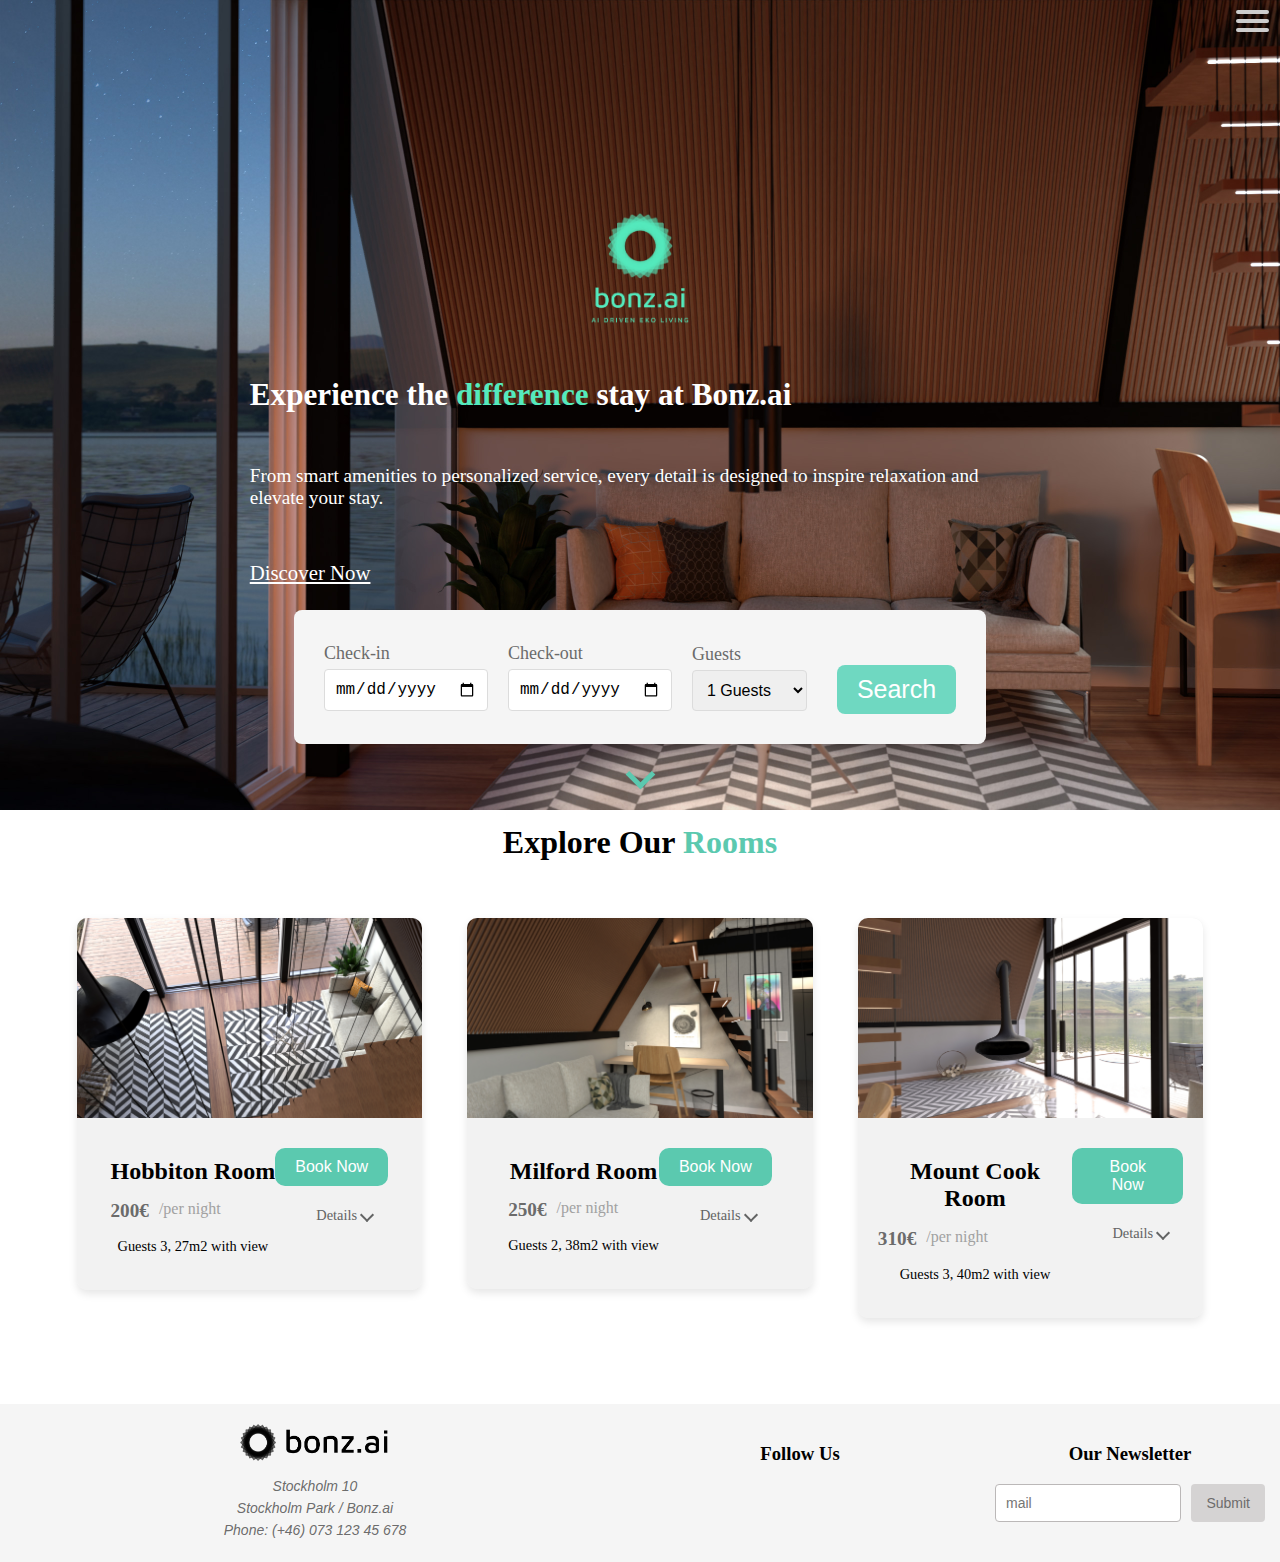
<file: index.html>
<!doctype html>
<html lang="en">
  <head>
    <meta charset="UTF-8" />
    <meta name="viewport" content="width=device-width, initial-scale=1.0" />
    <link rel="stylesheet" href="style.css" />
    <link rel="stylesheet" href="menu.css" />
    <link
      rel="stylesheet"
      href="https://cdnjs.cloudflare.com/ajax/libs/font-awesome/6.7.1/css/all.min.css"
      integrity="sha512-5Hs3dF2AEPkpNAR7UiOHba+lRSJNeM2ECkwxUIxC1Q/FLycGTbNapWXB4tP889k5T5Ju8fs4b1P5z/iB4nMfSQ=="
      crossorigin="anonymous"
      referrerpolicy="no-referrer"
    />
    <title>Bonz.ai</title>
  </head>

  <body>
    <header class="header">
        <div id="menuToggle">
          <input type="checkbox" />
           <div class="hamburger_menu">
              <span></span>
              <span></span>
              <span></span>
            </div>
            <ul id="menu">
              <li><a href="index.html">Home</a></li>
              <li><a href="about.html#">About</a></li>
              <li><a href="booking-page.html#">Booking</a></li>
            </ul>
        </div>

        <section class="header__section">
          <img
          class="header__logo-img"
          src="/img/logos/bonz.ai-logo.png"
          alt="bonz.ai logo"
          />
          <article class="header__section__article">
            <h1 class="header__section__h1">
              Experience the <span class="header__span">difference</span> stay at
              Bonz.ai
            </h1>
            <p class="header__section__p">
              From smart amenities to personalized service, every detail is
              designed to inspire relaxation and elevate your stay.
            </p>
            <a class="header__section__link" href="about.html">Discover Now</a>
          </article>
        </section>
      </div>
        
        <section class="section-2">
          <form class="section-2__form">
          <label class="section-2__label">
            Check-in
            <input class="section-2__input" type="date" name="checkin" />
          </label>
          <label class="section-2__label">
            Check-out
            <input class="section-2__input" type="date" name="checkout" />
          </label>
          <label class="section-2__label">
            Guests
            <select class="section-2__label__select" name="guests">
              <option value="1">1 Guests</option>
              <option value="2">2 Guests</option>
              <option value="3">3 Guests</option>
              <option value="4">4 Guests</option>
              <option value="10">10 Guests</option>
            </select>
          </label>
          <a href="search-rooms.html">
            <button class="search__btn--green" type="button">Search</button>
          </a>
        </form>
      </section>

      <article class="header__article-arrow">
        <i class="arrow down"></i>
      </article>

      <section class="Header__section-rooms">
        <h1 class="Header__section__rooms-h1">
          Explore Our <span class="Header__section__rooms-span">Rooms</span>
        </h1>

      <section class="rooms-section">
        <article class="rooms-section__article">
          <img
            class="Header__article__img"
            src="img/07-day.jpg"
            alt="hobbiton room"
          />
          <div class="header__article__rooms-details">
            <div class="header__article__rooms-h2-h3-h4-p">
              <h2>Hobbiton Room</h2>
              <div class="header__article__rooms-price">
                <h3>200€</h3>
                <h4>/per night</h4>
              </div>
              <p>Guests 3, 27m2 with view</p>
            </div>
            <div class="rooms-button">
              <a href="booking-page.html"
                ><button class="rooms-button_a">Book Now</button></a
              >
              <p id="rooms-more-details-btn">
                Details<i class="Details-arrow down"></i>
              </p>
            </div>
          </div>
        </article>
        <article class="rooms-section__article">
          <img
            class="Header__article__img"
            src="img/01-day.jpg"
            alt="hobbiton room"
          />
          <div class="header__article__rooms-details">
            <div class="header__article__rooms-h2-h3-h4-p">
              <h2>Milford Room</h2>
              <div class="header__article__rooms-price">
                <h3>250€</h3>
                <h4>/per night</h4>
              </div>
              <p>Guests 2, 38m2 with view</p>
            </div>
            <div class="rooms-button">
              <a href="booking-page.html"
                ><button class="rooms-button_a">Book Now</button></a
              >
              <p id="rooms-more-details-btn">
                Details<i class="Details-arrow down"></i>
              </p>
            </div>
          </div>
        </article>

        <article class="rooms-section__article">
          <img class="Header__article__img" src="img/02-day.jpg" alt="room1" />
          <div class="header__article__rooms-details">
            <div class="header__article__rooms-h2-h3-h4-p">
              <h2>Mount Cook Room</h2>
              <div class="header__article__rooms-price">
                <h3>310€</h3>
                <h4>/per night</h4>
              </div>
              <p>Guests 3, 40m2 with view</p>
            </div>
            <div class="rooms-button">
              <a href="booking-page.html"
                ><button class="rooms-button_a">Book Now</button></a
              >
              <p id="rooms-more-details-btn">
                Details<i class="Details-arrow down"></i>
              </p>
            </div>
          </div>
        </article>
      </section>
      </section>
    </header>

    <footer class="footer">
      <div class="footer__container">
        <div class="footer__logo-address">
          <img
            class="footer__logo"
            src="/img/logos/bonz.ai-logo-black.png"
            alt="footer bonz.ai logo"
          />
          <address class="footer__address">
            Stockholm 10<br />
            Stockholm Park / Bonz.ai<br />
            Phone: (+46) 073 123 45 678
          </address>
        </div>
        <div class="footer__social-newsletter">
          <div class="footer__social">
            <h3 class="footer__title">Follow Us</h3>
            <div class="footer__social-icons">
              <a href="#" class="footer__icon footer__icon--facebook"><i class="fa-brands fa-facebook"></i></a>
              <a href="#" class="footer__icon footer__icon--twitter"><i class="fa-brands fa-twitter"></i></a>
              <a href="#" class="footer__icon footer__icon--instagram"><i class="fa-brands fa-instagram"></i></a>
            </div>
          </div>
          <div class="footer__newsletter">
            <h3 class="footer__title">Our Newsletter</h3>
            <form class="footer__form">
              <input
                type="email"
                id="email"
                class="footer__input"
                placeholder="mail"
                name="email"
              />
              <button class="footer__button" type="submit">Submit</button>
            </form>
          </div>
        </div>
      </div>
    </footer>
    
  </body>
</html>
</file>
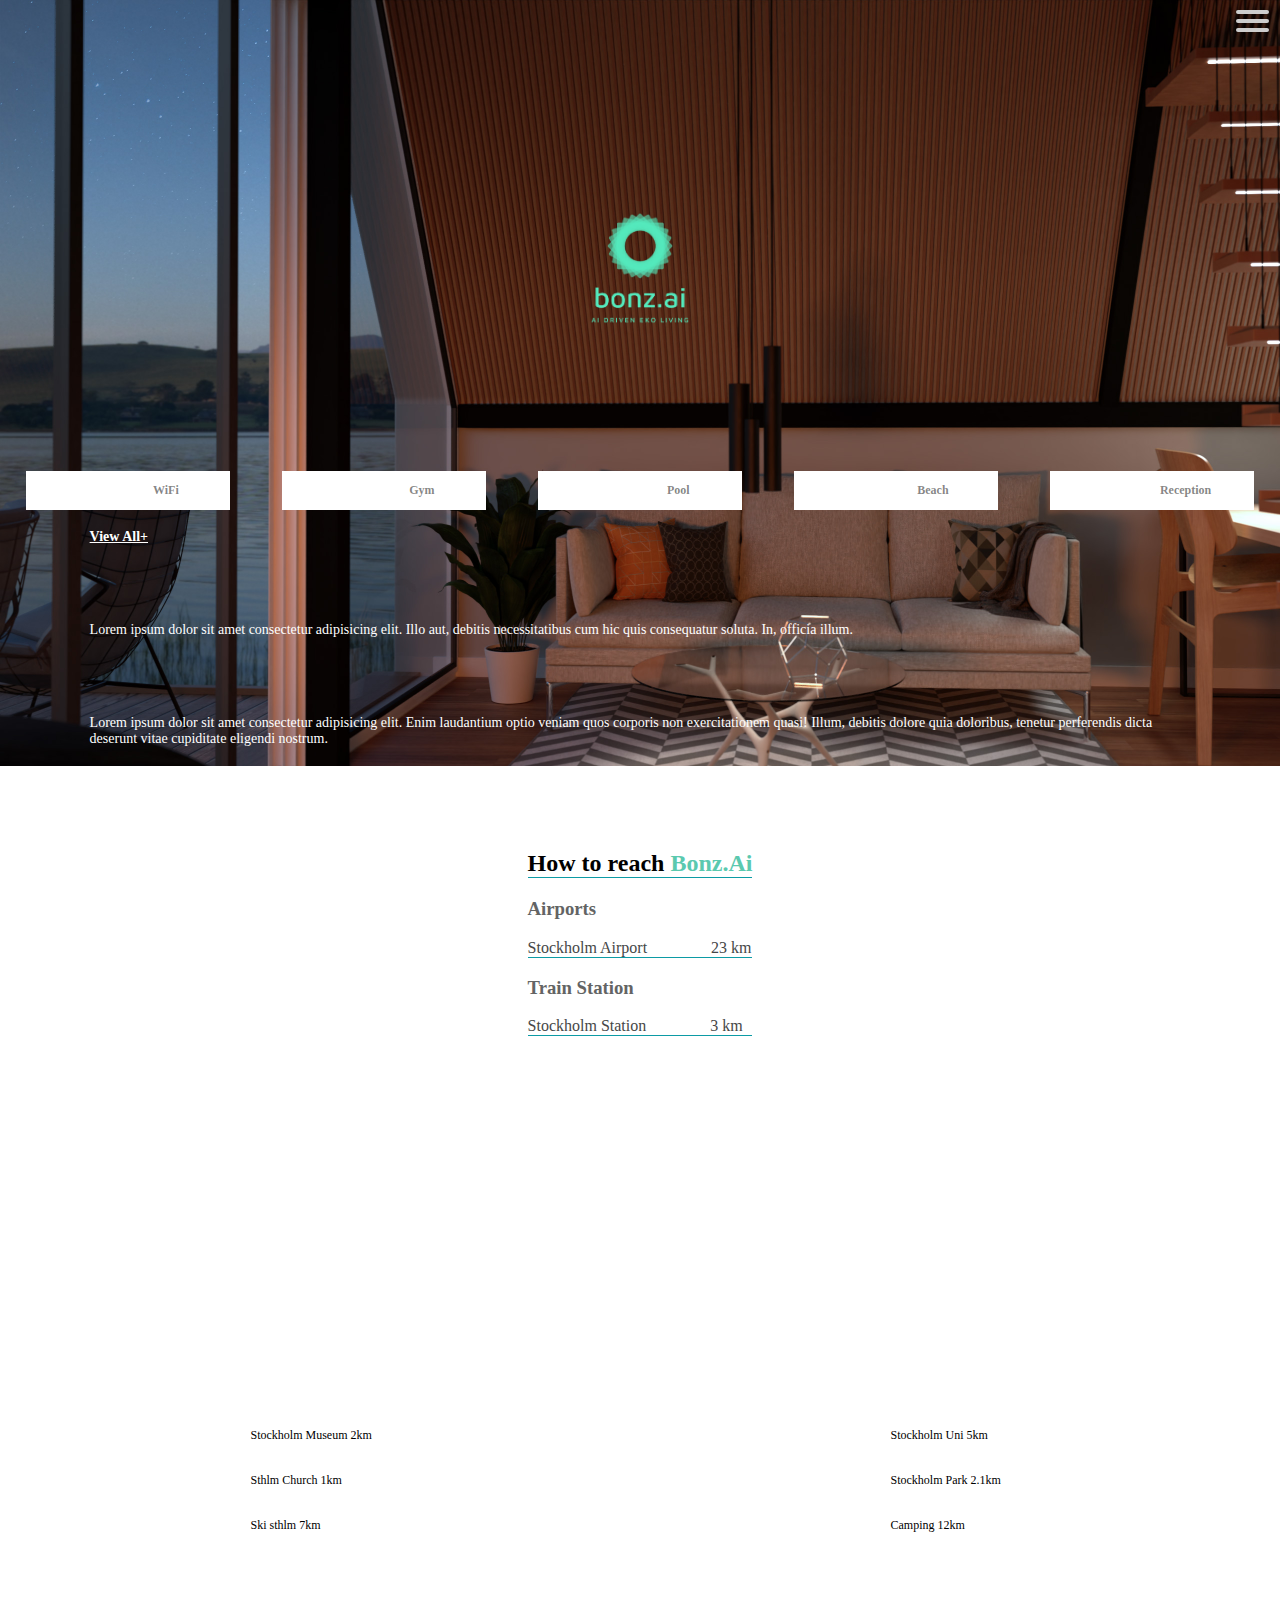
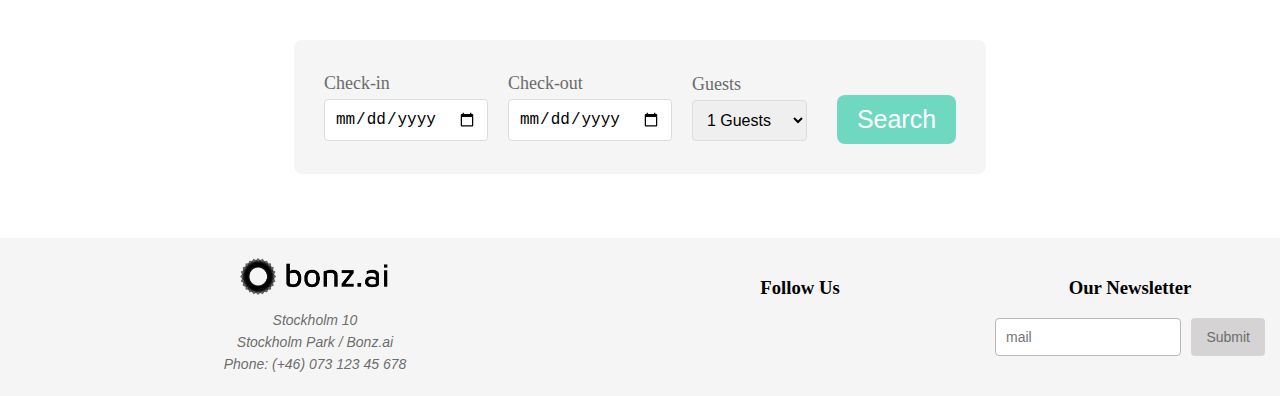
<file: about.html>
<!DOCTYPE html>
<html lang="en">
<head>
    <meta charset="UTF-8">
    <meta name="viewport" content="width=device-width, initial-scale=1.0">
    <link rel="stylesheet" href="style.css">
    <link rel="stylesheet" href="menu.css">
    <link rel="stylesheet" href="https://cdnjs.cloudflare.com/ajax/libs/font-awesome/6.7.1/css/all.min.css" integrity="sha512-5Hs3dF2AEPkpNAR7UiOHba+lRSJNeM2ECkwxUIxC1Q/FLycGTbNapWXB4tP889k5T5Ju8fs4b1P5z/iB4nMfSQ==" crossorigin="anonymous" referrerpolicy="no-referrer" />
    <title>Bonz.ai - About</title>
</head>
<body>
    <header class="header">
        <div id="menuToggle">
            <input type="checkbox" />
             <div class="hamburger_menu">
                <span></span>
                <span></span>
                <span></span>
              </div>
              <ul id="menu">
                <li><a href="index.html">Home</a></li>
                <li><a href="about.html#">About</a></li>
                <li><a href="booking-page.html#">Booking</a></li>
              </ul>
          </div>
  

        <section class="header__section">
            <img class="header__logo-img" src="/img/logos/bonz.ai-logo.png" alt="bonz.ai logo">
            <div class="stars-under-logo">
                <i class="fa-solid fa-star"></i>
                <i class="fa-solid fa-star"></i>
                <i class="fa-solid fa-star"></i>
                <i class="fa-solid fa-star"></i>
                <i class="fa-solid fa-star"></i>
            </div>
        </section>
        <section class="header__section-facilities">
            <div class="facilities-block facilities__wifi">
                <i class="fa-solid fa-wifi"></i>
                <h3>WiFi</h3>
            </div>
            <div class="facilities-block facilities__gym">
                <i class="fa-solid fa-dumbbell"></i>
                <h3>Gym</h3>
            </div>
            <div class="facilities-block facilities__pool">
                <i class="fa-solid fa-person-swimming"></i>
                <h3>Pool</h3>
            </div>
            <div class="facilities-block facilities__beach">
                <i class="fa-solid fa-umbrella-beach"></i>
                <h3>Beach</h3>
            </div>
            <div class="facilities-block facilities__reception">
                <i class="fa-solid fa-user-clock"></i>
                <h3>Reception</h3>
            </div>
        </section>
        <section class="section-facilities-btn-and-p">
            <div class="section__facilities-details">
                <a class="view-All-btn" href="#">View All+</a>
                <p>Lorem ipsum dolor sit amet consectetur adipisicing elit. Illo aut, debitis necessitatibus cum hic quis consequatur soluta. In, officia illum.</p>
                <p>Lorem ipsum dolor sit amet consectetur adipisicing elit. Enim laudantium optio veniam quos corporis non exercitationem quasi! Illum, debitis dolore quia doloribus, tenetur perferendis dicta deserunt vitae cupiditate eligendi nostrum.</p>
            </div>
        </section>
        <section class="Transport-Information">
            <div class="section__transport-details">
                <h2 class="border-bottom-line">How to reach <span class="section__transport-details__bonzai-span">Bonz.Ai</span></h2>
                <h3>Airports</h3>
                <p class="border-bottom-line">Stockholm Airport <span class="km">23 km</span></p>
                <h3>Train Station</h3>
                <p class="border-bottom-line">Stockholm Station <span class="km">3 km</span></p>
            </div>
        </section>
        <section class="location-map">
            <iframe class="section__location-map__iframe section__location-map__iframe__desktop" src="https://www.google.com/maps/embed?pb=!1m18!1m12!1m3!1d65175.78430757527!2d18.003584076769148!3d59.30384498270988!2m3!1f0!2f0!3f0!3m2!1i1024!2i768!4f13.1!3m3!1m2!1s0x465f763119640bcb%3A0xa80d27d3679d7766!2sStockholm%2C%20Sweden!5e0!3m2!1sen!2sno!4v1733202541051!5m2!1sen!2sno" width="600" height="450" style="border:0;" allowfullscreen="" loading="lazy" referrerpolicy="no-referrer-when-downgrade"></iframe>
            <div class="section__Local-Activities section__Local-Activities__desktop">
                <div class="section__Local-Activities__divs">
                    <i class="fa-solid fa-building-columns"></i>
                    <p>Stockholm Museum <span>2km</span>
                    </p>
                </div>
                <div class="section__Local-Activities__divs">
                    <i class="fa-solid fa-graduation-cap"></i>
                    <p>Stockholm Uni <span>5km</span></p>
                </div>
                <div class="section__Local-Activities__divs">
                    <i class="fa-solid fa-church"></i>
                    <p>Sthlm Church <span>1km</span></p>
                </div>
                <div class="section__Local-Activities__divs">
                    <i class="fa-solid fa-tree"></i>
                    <p>Stockholm Park <span>2.1km</span></p>
                </div>
                <div class="section__Local-Activities__divs">
                    <i class="fa-solid fa-person-skiing"></i>
                    <p>Ski sthlm <span>7km</span></p>
                </div>
                <div class="section__Local-Activities__divs">
                    <i class="fa-solid fa-campground"></i>
                    <p>Camping <span>12km</span></p>
                </div>
            </div>
        </section>

        <section class="section-2 section-2__desktop">
            <form class="section-2__form">
                <label class="section-2__label">
                    Check-in
                    <input class="section-2__input" type="date" name="checkin">
                </label>
                <label class="section-2__label">
                    Check-out
                    <input class="section-2__input" type="date" name="checkout">
                </label>
                <label class="section-2__label">
                    Guests
                    <select class="section-2__label__select" name="guests">
                        <option value="1">1 Guests</option>
                        <option value="2">2 Guests</option>
                        <option value="3">3 Guests</option>
                        <option value="4">4 Guests</option>
                        <option value="10">10 Guests</option>
                    </select>
                </label>
                <button class="search__btn--green" type="submit">Search</button>
            </form>
        </section>
        <footer class="footer">
            <div class="footer__container">
              <div class="footer__logo-address">
                <img
                  class="footer__logo"
                  src="/img/logos/bonz.ai-logo-black.png"
                  alt="footer bonz.ai logo"
                />
                <address class="footer__address">
                  Stockholm 10<br />
                  Stockholm Park / Bonz.ai<br />
                  Phone: (+46) 073 123 45 678
                </address>
              </div>
              <div class="footer__social-newsletter">
                <div class="footer__social">
                  <h3 class="footer__title">Follow Us</h3>
                  <div class="footer__social-icons">
                    <a href="#" class="footer__icon footer__icon--facebook"><i class="fa-brands fa-facebook"></i></a>
                    <a href="#" class="footer__icon footer__icon--twitter"><i class="fa-brands fa-twitter"></i></a>
                    <a href="#" class="footer__icon footer__icon--instagram"><i class="fa-brands fa-instagram"></i></a>
                  </div>
                </div>
                <div class="footer__newsletter">
                  <h3 class="footer__title">Our Newsletter</h3>
                  <form class="footer__form">
                    <input
                      type="email"
                      id="email"
                      class="footer__input"
                      placeholder="mail"
                      name="email"
                    />
                    <button class="footer__button" type="submit">Submit</button>
                  </form>
                </div>
              </div>
            </div>
          </footer>
</body>
</html>
</file>
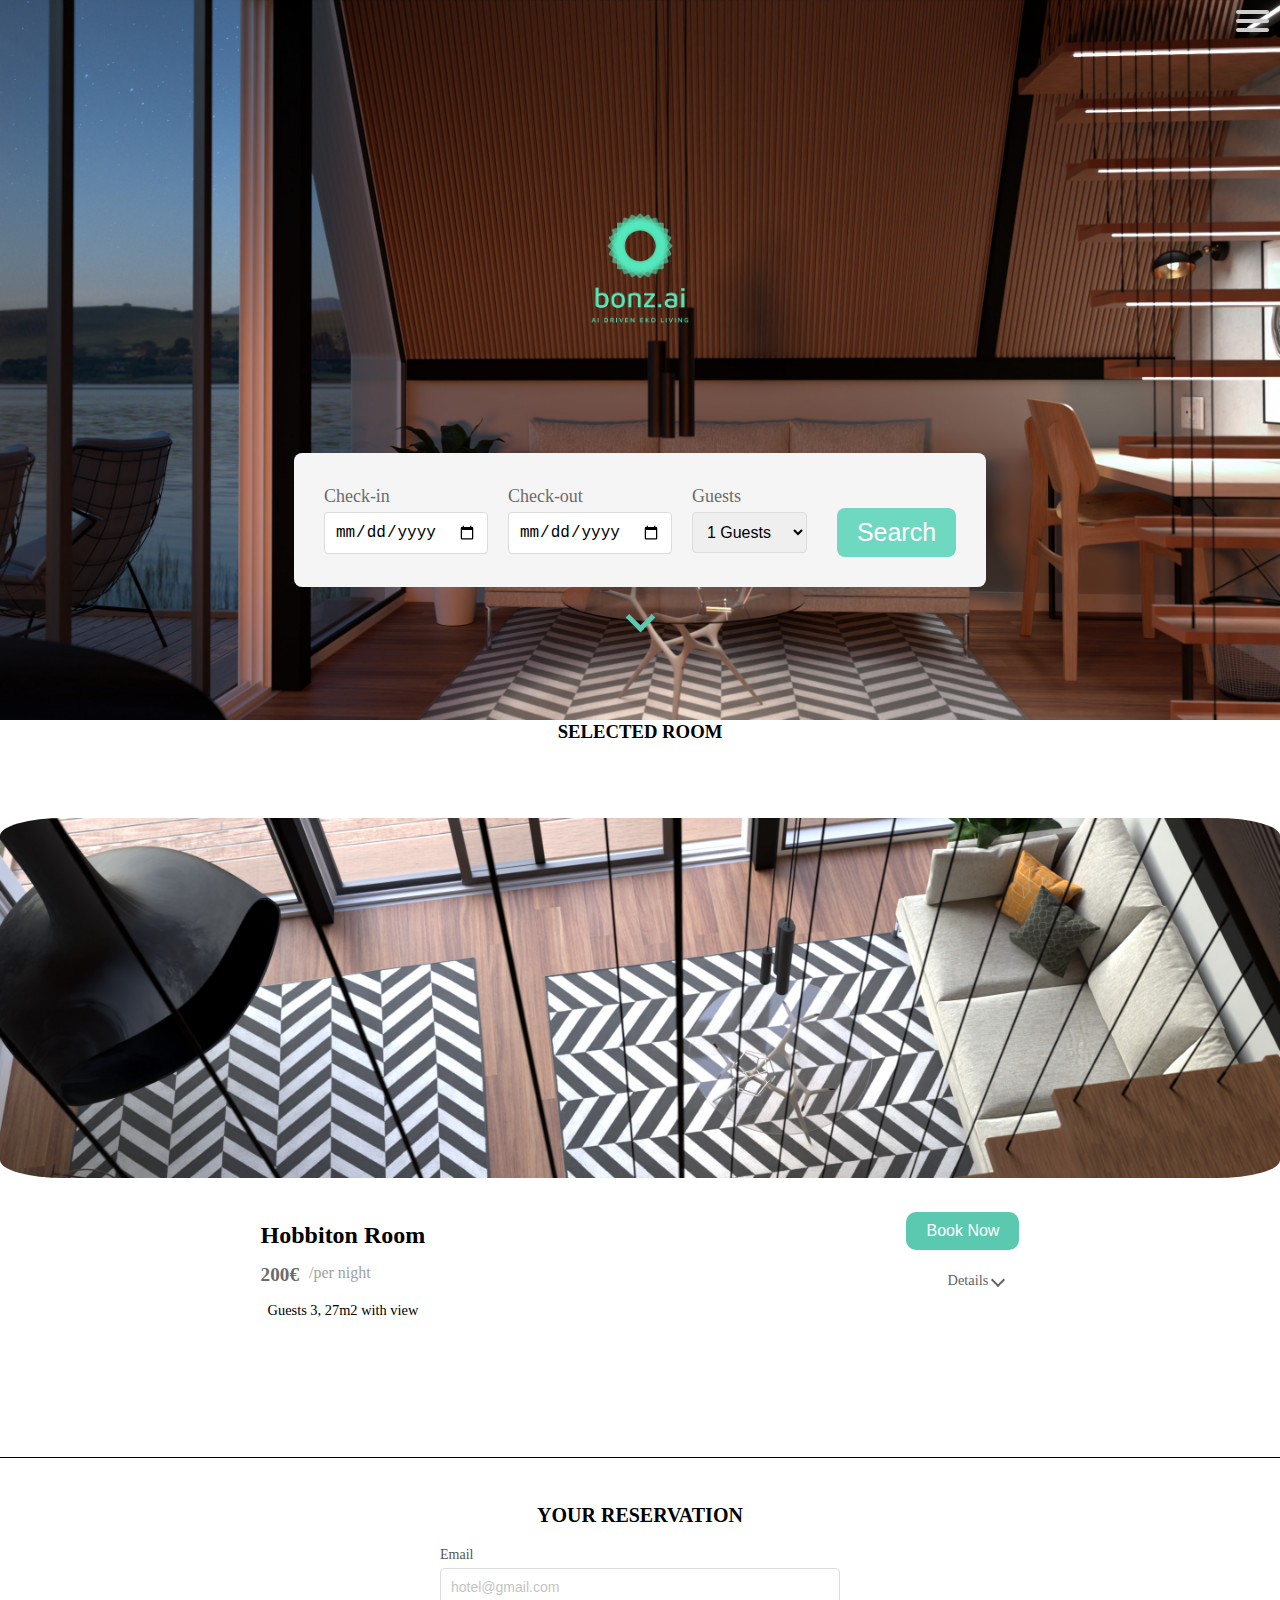
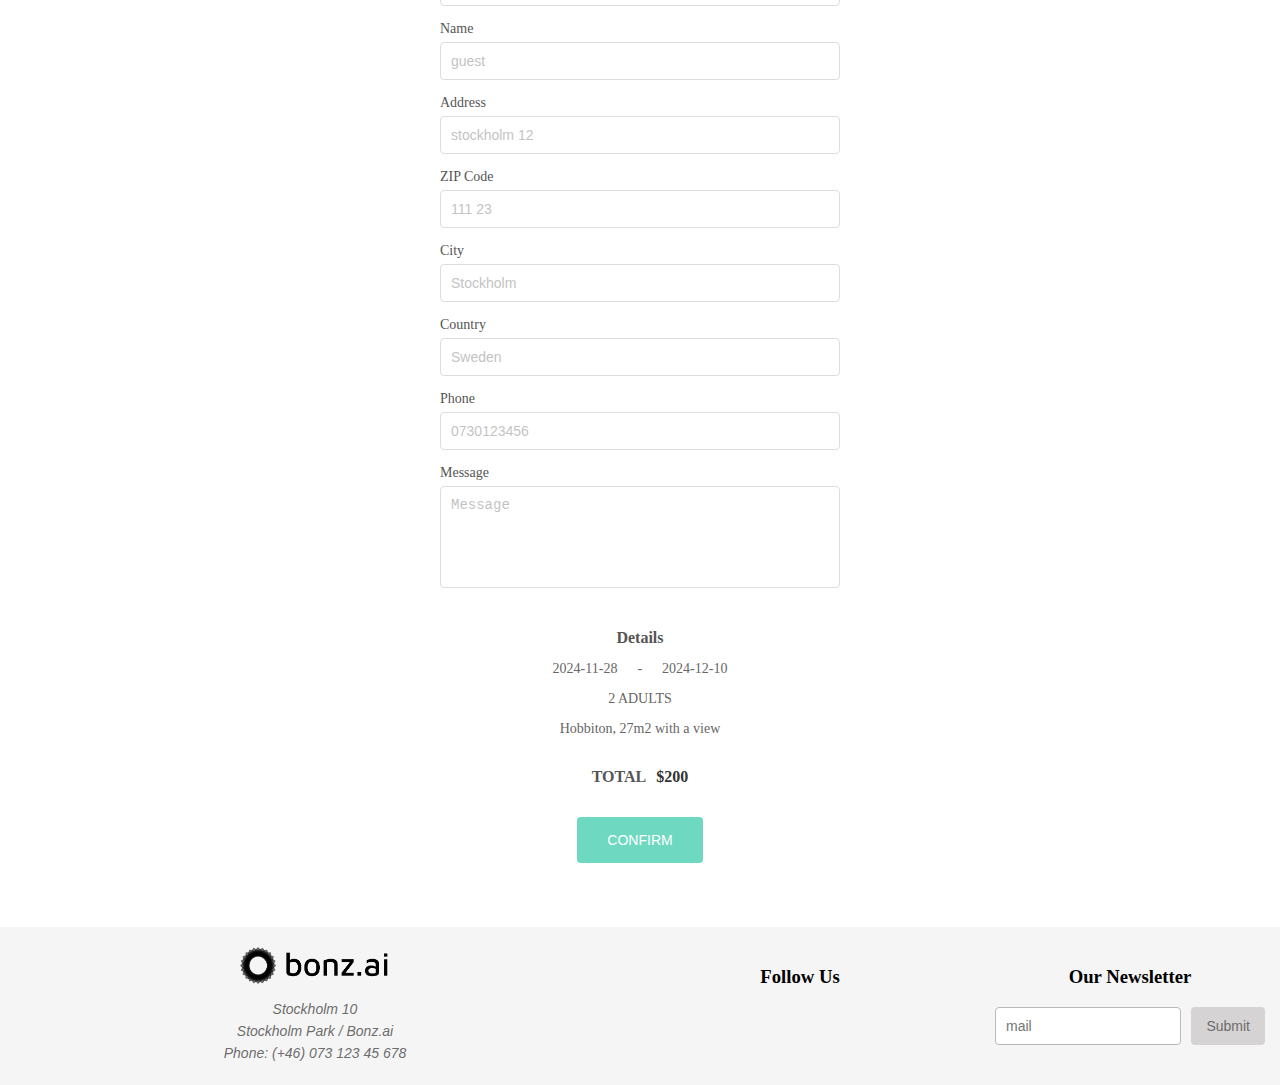
<file: booking-page.html>
<!DOCTYPE html>
<html lang="en">
<head>
    <meta charset="UTF-8">
    <meta name="viewport" content="width=device-width, initial-scale=1.0">
    <link rel="stylesheet" href="style.css">
    <link rel="stylesheet" href="menu.css">
    <link rel="stylesheet" href="https://cdnjs.cloudflare.com/ajax/libs/font-awesome/6.7.1/css/all.min.css" integrity="sha512-5Hs3dF2AEPkpNAR7UiOHba+lRSJNeM2ECkwxUIxC1Q/FLycGTbNapWXB4tP889k5T5Ju8fs4b1P5z/iB4nMfSQ==" crossorigin="anonymous" referrerpolicy="no-referrer" />
    <title>Bonz.ai - Booking</title>
</head>
<body class="body__booking-page__desktop">
    <header class="header">
        <div id="menuToggle">
            <input type="checkbox" />
            <div class="hamburger_menu">
                <span></span>
                <span></span>
                <span></span>
            </div>
            <ul id="menu">
                <li><a href="index.html">Home</a></li>
                <li><a href="about.html#">About</a></li>
                <li><a href="booking-page.html#">Booking</a></li>
            </ul>
        </div>
        <section class="header__section header__section-booking-page__desktop">
            <img class="header__logo-img" src="/img/logos/bonz.ai-logo.png" alt="bonz.ai logo">
        </section>

        <section class="section-2 section-2__booking-page__desktop">
            <form class="section-2__form">
                <label class="section-2__label">
                    Check-in
                    <input class="section-2__input" type="date" name="checkin">
                </label>
                <label class="section-2__label">
                    Check-out
                    <input class="section-2__input" type="date" name="checkout">
                </label>
                <label class="section-2__label">
                    Guests
                    <select class="section-2__label__select" name="guests">
                        <option value="1">1 Guests</option>
                        <option value="2">2 Guests</option>
                        <option value="3">3 Guests</option>
                        <option value="4">4 Guests</option>
                        <option value="10">10 Guests</option>
                    </select>
                </label>
                <button class="search__btn--green" type="submit">Search</button>
            </form>
        </section>

        <article class="header__article-arrow">
            <i class="arrow down"></i>
        </article>

        <section class="Header__section-rooms Header__section-rooms__desktop">
            <div class="section__selected-room">
                <h3>SELECTED ROOM</h3>
            </div>
            <article>
                <img class="Header__article__img" id="img_selected" src="img/07-day.jpg" alt="hobbiton room">
                <div class="header__article__rooms-details">
                    <div class="header__article__rooms-h2-h3-h4-p">
                        <h2>Hobbiton Room</h2>
                        <div class="header__article__rooms-price">
                            <h3>200€</h3>
                            <h4>/per night</h4>
                        </div>
                        <p>Guests 3, 27m2 with view</p>
                    </div>
                    <div class="rooms-button">
                        <a href="#"><button class="rooms-button_a">Book Now</button></a>
                        <p id="rooms-more-details-btn">Details<i class="Details-arrow down"></i></p>
                    </div>
                </div>
            </article>
            <div class="middle-line footer-line"></div>
            <section class="reservation-form">
                <h4 class="reservation-form__heading">YOUR RESERVATION</h4>
                <form class="reservation-form__form">
                    <div class="reservation-form__group">
                        <label class="reservation-form__label" for="email">Email</label>
                        <input type="email" name="email" class="reservation-form__input" placeholder="hotel@gmail.com">
                    </div>
                    <div class="reservation-form__group">
                        <label class="reservation-form__label" for="name">Name</label>
                        <input type="text" id="name" name="name" class="reservation-form__input" placeholder="guest">
                    </div>
                    <div class="reservation-form__group">
                        <label class="reservation-form__label" for="address">Address</label>
                        <input type="text" id="address" name="address" class="reservation-form__input" placeholder="stockholm 12">
                    </div>
                    <div class="reservation-form__group">
                        <label class="reservation-form__label" for="zip">ZIP Code</label>
                        <input type="text" id="zip" name="zip" class="reservation-form__input" placeholder="111 23">
                    </div>
                    <div class="reservation-form__group">
                        <label class="reservation-form__label" for="city">City</label>
                        <input type="text" id="city" name="city" class="reservation-form__input" placeholder="Stockholm">
                    </div>
                    <div class="reservation-form__group">
                        <label class="reservation-form__label" for="country">Country</label>
                        <input type="text" id="country" name="country" class="reservation-form__input" placeholder="Sweden">
                    </div>
                    <div class="reservation-form__group">
                        <label class="reservation-form__label" for="phone">Phone</label>
                            <input type="text" id="phone" name="phone" class="reservation-form__input" placeholder="0730123456">
                    </div>
                    <div class="reservation-form__group">
                        <label class="reservation-form__label" for="message">Message</label>
                        <textarea id="message" name="message" class="reservation-form__textarea" placeholder="Message"></textarea>
                    </div>
                </form>
            </section>

            <section class="reservation-details">
                <h4 class="reservation-details__heading">Details</h4>
                <div class="reservation-details__info">
                    <p class="reservation-details__dates">
                        <span class="reservation-details__start-date">2024-11-28</span>
                        <span class="reservation-details__dash">-</span>
                        <span class="reservation-details__end-date">2024-12-10</span>
                    </p>                    
                    <p class="reservation-details__adults">2 ADULTS</p>
                    <p class="reservation-details__room">Hobbiton, 27m2 with a view</p>
                </div>
                <div class="reservation-details__total">
                    <p class="reservation-details__total-label">TOTAL</p>
                    <p class="reservation-details__total-amount">$200</p>
                </div>
               <a href="confirmation.html"><button class="reservation-details__confirm-btn" type="button">CONFIRM</button></a>
            </section>
            
            <footer class="footer">
                <div class="footer__container">
                  <div class="footer__logo-address">
                    <img
                      class="footer__logo"
                      src="/img/logos/bonz.ai-logo-black.png"
                      alt="footer bonz.ai logo"
                    />
                    <address class="footer__address">
                      Stockholm 10<br />
                      Stockholm Park / Bonz.ai<br />
                      Phone: (+46) 073 123 45 678
                    </address>
                  </div>
                  <div class="footer__social-newsletter">
                    <div class="footer__social">
                      <h3 class="footer__title">Follow Us</h3>
                      <div class="footer__social-icons">
                        <a href="#" class="footer__icon footer__icon--facebook"><i class="fa-brands fa-facebook"></i></a>
                        <a href="#" class="footer__icon footer__icon--twitter"><i class="fa-brands fa-twitter"></i></a>
                        <a href="#" class="footer__icon footer__icon--instagram"><i class="fa-brands fa-instagram"></i></a>
                      </div>
                    </div>
                    <div class="footer__newsletter">
                      <h3 class="footer__title">Our Newsletter</h3>
                      <form class="footer__form">
                        <input
                          type="email"
                          id="email"
                          class="footer__input"
                          placeholder="mail"
                          name="email"
                        />
                        <button class="footer__button" type="submit">Submit</button>
                      </form>
                    </div>
                  </div>
                </div>
              </footer>
</body>
</html>
</file>
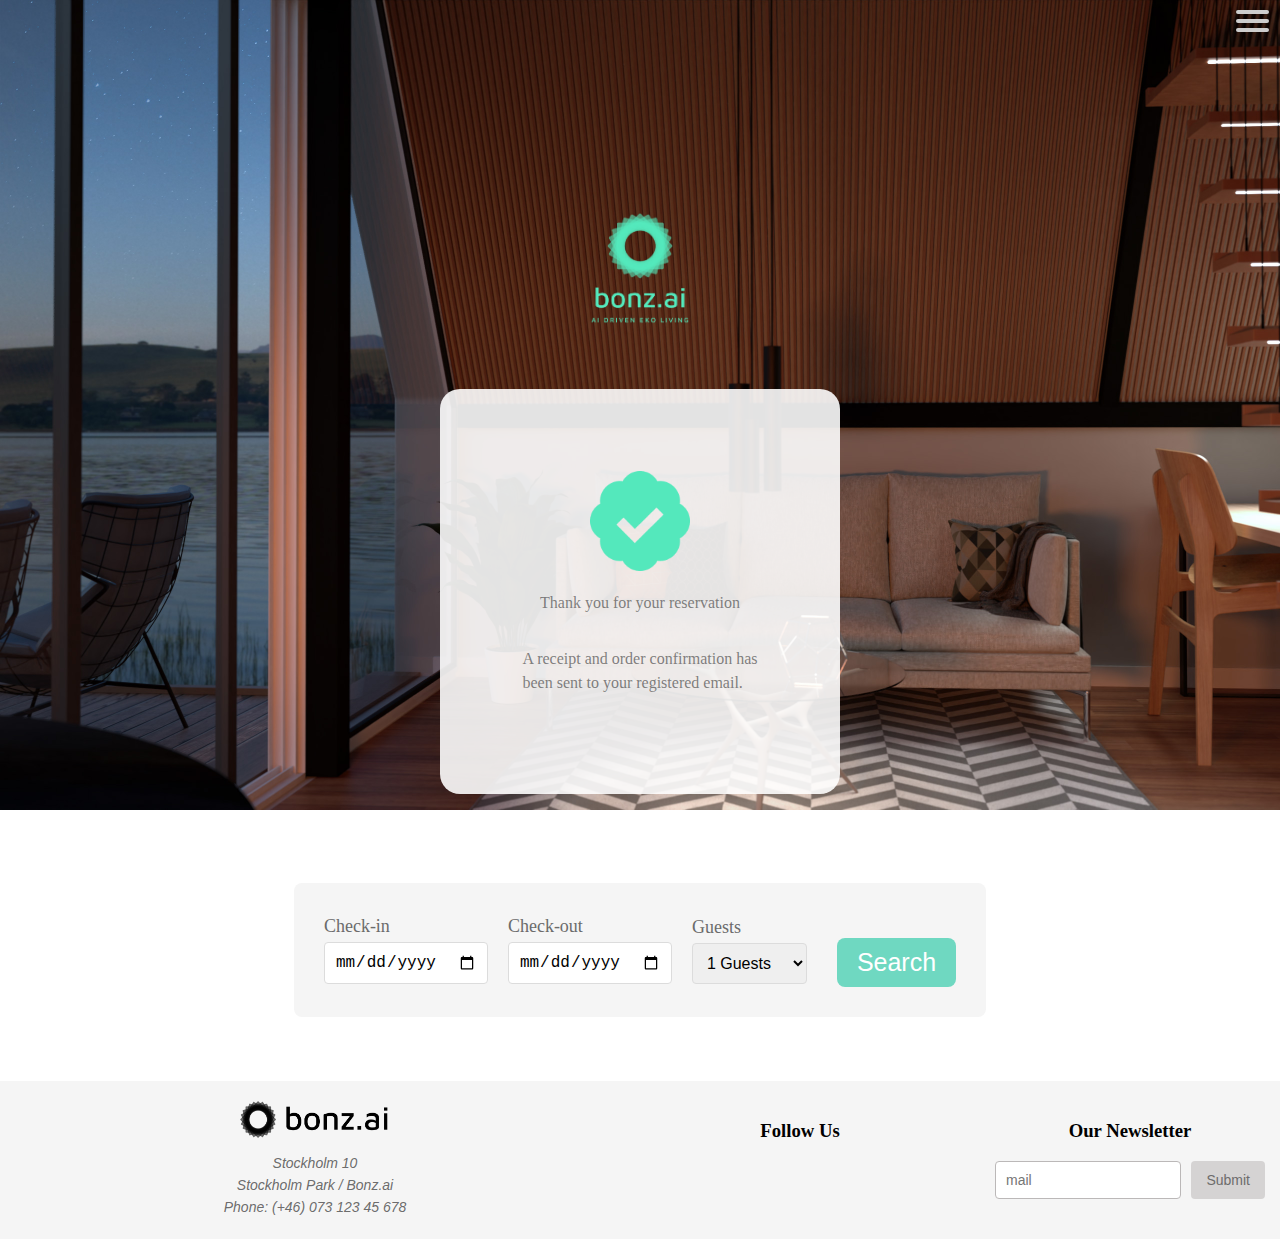
<file: confirmation.html>
<!DOCTYPE html>
<html lang="en">
<head>
    <meta charset="UTF-8">
    <meta name="viewport" content="width=device-width, initial-scale=1.0">
    <link rel="stylesheet" href="style.css">
    <link rel="stylesheet" href="https://cdnjs.cloudflare.com/ajax/libs/font-awesome/6.7.1/css/all.min.css" integrity="sha512-5Hs3dF2AEPkpNAR7UiOHba+lRSJNeM2ECkwxUIxC1Q/FLycGTbNapWXB4tP889k5T5Ju8fs4b1P5z/iB4nMfSQ==" crossorigin="anonymous" referrerpolicy="no-referrer" />
    <title>Bonz.ai - Confirmation</title>
</head>
<body>
    <header class="header">
        <header class="header">
            <div id="menuToggle">
                <input type="checkbox" />
                <div class="hamburger_menu">
                    <span></span>
                    <span></span>
                    <span></span>
                </div>
                <ul id="menu">
                    <li><a href="index.html">Home</a></li>
                    <li><a href="about.html#">About</a></li>
                    <li><a href="booking-page.html#">Booking</a></li>
                </ul>
            </div>
        <section class="header__section">
            <img class="header__logo-img" src="/img/logos/bonz.ai-logo.png" alt="bonz.ai logo">
        </section>
        <section class="confirmation confirmation_desktop">
        <section class="section__confirmation">
                <div>
                    <img class="confirmation__img" src="img/confirmed.png" alt="confirmation sign img">
                </div>
                <p class="confirmation__p">Thank you for your reservation</p>
                <p class="confirmation__p">A receipt and order confirmation
                    has <br>been sent to your registered email.</p>
                </section>
        </section>
        <section class="section-2 section-2__desktop">
            <form class="section-2__form">
                <label class="section-2__label">
                    Check-in
                    <input class="section-2__input" type="date" name="checkin">
                </label>
                <label class="section-2__label">
                    Check-out
                    <input class="section-2__input" type="date" name="checkout">
                </label>
                <label class="section-2__label">
                    Guests
                    <select class="section-2__label__select" name="guests">
                        <option value="1">1 Guests</option>
                        <option value="2">2 Guests</option>
                        <option value="3">3 Guests</option>
                        <option value="4">4 Guests</option>
                        <option value="10">10 Guests</option>
                    </select>
                </label>
                <button class="search__btn--green" type="submit">Search</button>
            </form>
        </section>
        <footer class="footer">
            <div class="footer__container">
              <div class="footer__logo-address">
                <img
                  class="footer__logo"
                  src="/img/logos/bonz.ai-logo-black.png"
                  alt="footer bonz.ai logo"
                />
                <address class="footer__address">
                  Stockholm 10<br />
                  Stockholm Park / Bonz.ai<br />
                  Phone: (+46) 073 123 45 678
                </address>
              </div>
              <div class="footer__social-newsletter">
                <div class="footer__social">
                  <h3 class="footer__title">Follow Us</h3>
                  <div class="footer__social-icons">
                    <a href="#" class="footer__icon footer__icon--facebook"><i class="fa-brands fa-facebook"></i></a>
                    <a href="#" class="footer__icon footer__icon--twitter"><i class="fa-brands fa-twitter"></i></a>
                    <a href="#" class="footer__icon footer__icon--instagram"><i class="fa-brands fa-instagram"></i></a>
                  </div>
                </div>
                <div class="footer__newsletter">
                  <h3 class="footer__title">Our Newsletter</h3>
                  <form class="footer__form">
                    <input
                      type="email"
                      id="email"
                      class="footer__input"
                      placeholder="mail"
                      name="email"
                    />
                    <button class="footer__button" type="submit">Submit</button>
                  </form>
                </div>
              </div>
            </div>
          </footer>
</body>
</html>
</file>
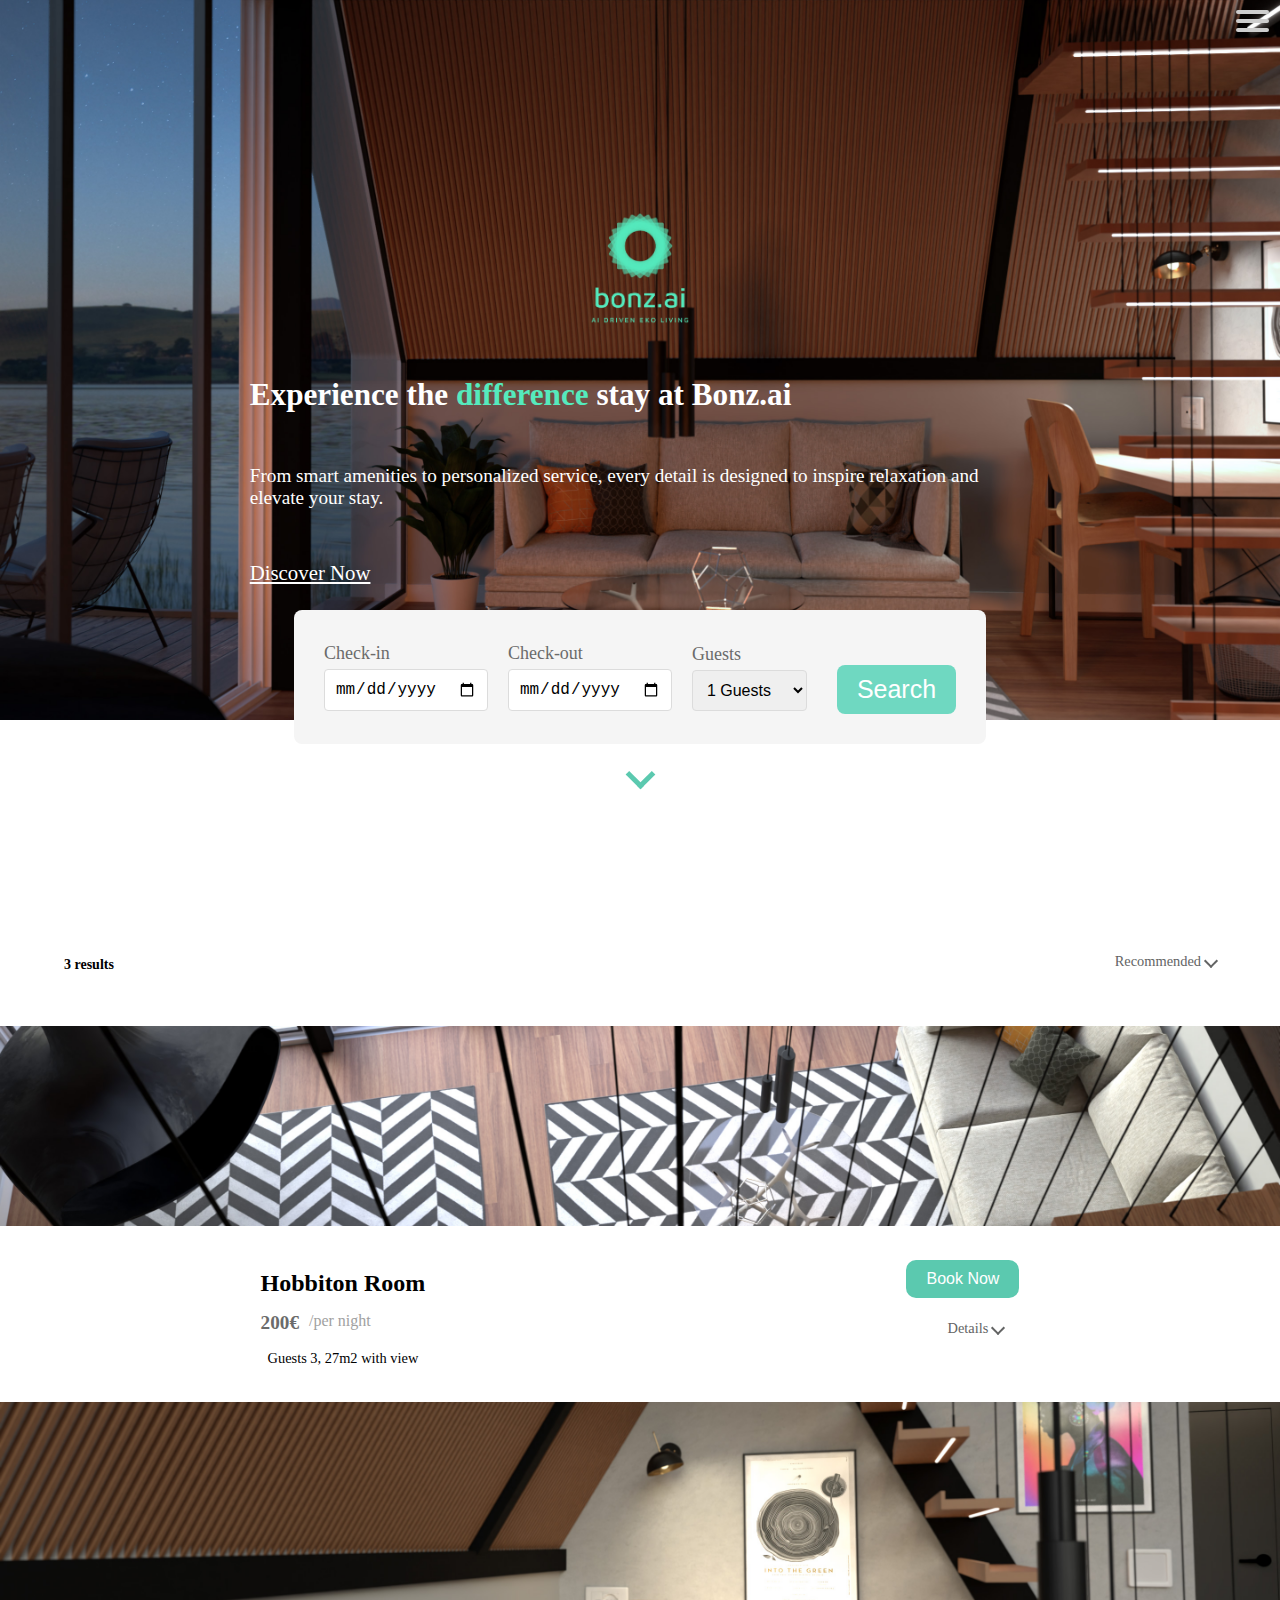
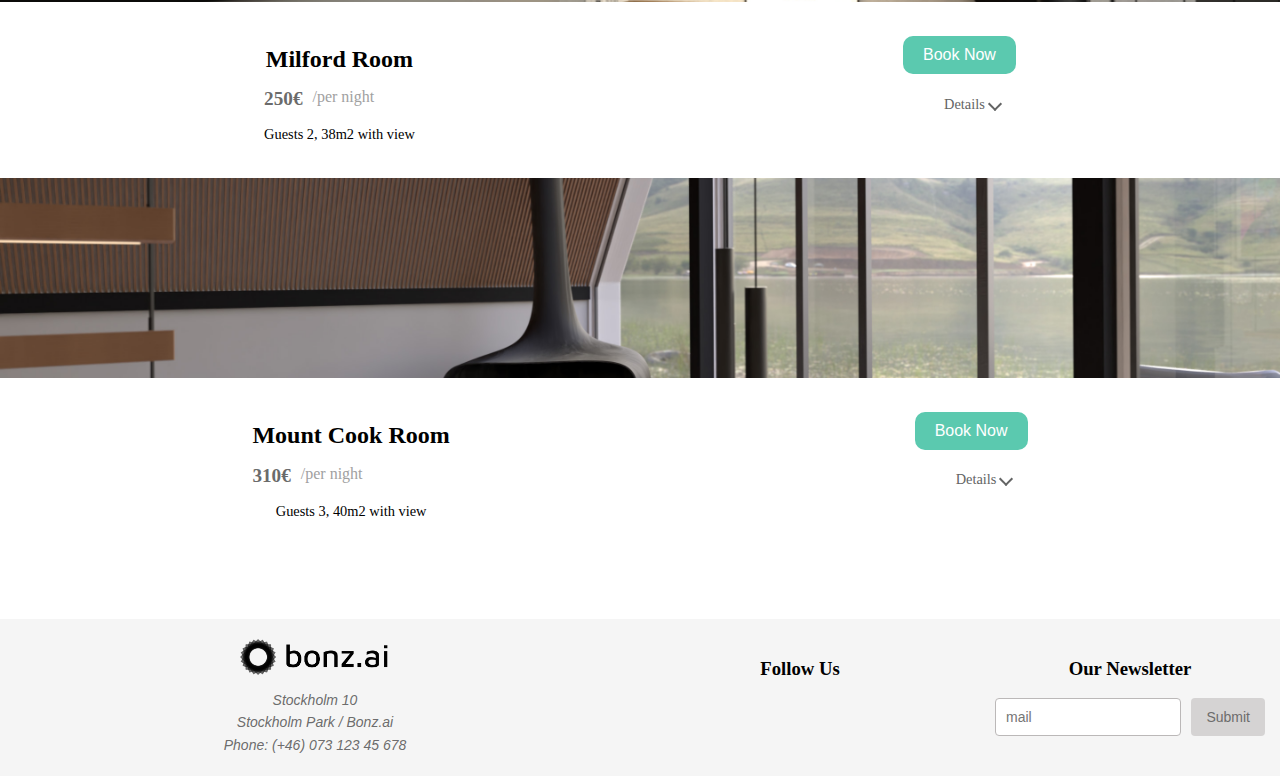
<file: search-rooms.html>
<!DOCTYPE html>
<html lang="en">
<head>
    <meta charset="UTF-8">
    <meta name="viewport" content="width=device-width, initial-scale=1.0">
    <link rel="stylesheet" href="style.css">
    <link rel="stylesheet" href="https://cdnjs.cloudflare.com/ajax/libs/font-awesome/6.7.1/css/all.min.css" integrity="sha512-5Hs3dF2AEPkpNAR7UiOHba+lRSJNeM2ECkwxUIxC1Q/FLycGTbNapWXB4tP889k5T5Ju8fs4b1P5z/iB4nMfSQ==" crossorigin="anonymous" referrerpolicy="no-referrer" />
    <title>Bonz.ai - Search</title>
</head>
<body class="body__search-room__desktop body_search-room">
    <header class="header">
        <div id="menuToggle">
            <input type="checkbox" />
            <div class="hamburger_menu">
                <span></span>
                <span></span>
                <span></span>
            </div>
            <ul id="menu">
                <li><a href="index.html">Home</a></li>
                <li><a href="about.html#">About</a></li>
                <li><a href="booking-page.html#">Booking</a></li>
            </ul>
        </div>

        <section class="header__section">
          <img
          class="header__logo-img"
          src="/img/logos/bonz.ai-logo.png"
          alt="bonz.ai logo"
          />
          <article class="header__section__article">
            <h1 class="header__section__h1">
              Experience the <span class="header__span">difference</span> stay at
              Bonz.ai
            </h1>
            <p class="header__section__p">
              From smart amenities to personalized service, every detail is
              designed to inspire relaxation and elevate your stay.
            </p>
            <a class="header__section__link" href="about.html">Discover Now</a>
          </article>
        </section>
      </div>
        <section class="section-2">
            <form class="section-2__form">
                <label class="section-2__label">
                    Check-in
                    <input class="section-2__input" type="date" name="checkin">
                </label>
                <label class="section-2__label">
                    Check-out
                    <input class="section-2__input" type="date" name="checkout">
                </label>
                <label class="section-2__label">
                    Guests
                    <select class="section-2__label__select" name="guests">
                        <option value="1">1 Guests</option>
                        <option value="2">2 Guests</option>
                        <option value="3">3 Guests</option>
                        <option value="4">4 Guests</option>
                        <option value="10">10 Guests</option>
                    </select>
                </label>
                <button class="search__btn--green" type="submit">Search</button>
            </form>
        </section>

        <article class="header__article-arrow">
            <i class="arrow down"></i>
        </article>

        <section class="Header__section-rooms">
            <div class="section__search-results">
                <div>
                    <p class="section__search-results__p">3 results</p>
                </div>
                    <div>
                        <p class="section__search-results__p-details" id="rooms-more-details-btn">Recommended<i class="Details-arrow down"></i></p>
                    </div>
                </div>
            </div>
            <article>
                <img class="Header__article__img" src="img/07-day.jpg" alt="hobbiton room">
                <div class="header__article__rooms-details">
                    <div class="header__article__rooms-h2-h3-h4-p">
                        <h2>Hobbiton Room</h2>
                        <div class="header__article__rooms-price">
                            <h3>200€</h3>
                            <h4>/per night</h4>
                        </div>
                        <p>Guests 3, 27m2 with view</p>
                    </div>
                    <div class="rooms-button">
                        <a href="booking-page.html"><button class="rooms-button_a" type="button">Book Now</button></a>
                        <p id="rooms-more-details-btn">Details<i class="Details-arrow down"></i></p>
                    </div>
                </div>
            </article>
            <article>
                <img class="Header__article__img" src="img/01-day.jpg" alt="hobbiton room">
                <div class="header__article__rooms-details">
                    <div class="header__article__rooms-h2-h3-h4-p">
                        <h2>Milford Room</h2>
                        <div class="header__article__rooms-price">
                            <h3>250€</h3>
                            <h4>/per night</h4>
                        </div>
                        <p>Guests 2, 38m2 with view</p>
                    </div>
                    <div class="rooms-button">
                        <a href="#"><button class="rooms-button_a">Book Now</button></a>
                        <p id="rooms-more-details-btn">Details<i class="Details-arrow down"></i></p>
                    </div>
                </div>
            </article>

            <article>
                <img class="Header__article__img" src="img/02-day.jpg" alt="room1">
                <div class="header__article__rooms-details">
                    <div class="header__article__rooms-h2-h3-h4-p">
                        <h2>Mount Cook Room</h2>
                        <div class="header__article__rooms-price">
                            <h3>310€</h3>
                            <h4>/per night</h4>
                        </div>
                        <p>Guests 3, 40m2 with view</p>
                    </div>
                    <div class="rooms-button">
                        <a href="#"><button class="rooms-button_a">Book Now</button></a>
                        <p id="rooms-more-details-btn">Details<i class="Details-arrow down"></i></p>
                    </div>
                </div>
            </article>
        </section>
    </header>

    <footer class="footer">
        <div class="footer__container">
          <div class="footer__logo-address">
            <img
              class="footer__logo"
              src="/img/logos/bonz.ai-logo-black.png"
              alt="footer bonz.ai logo"
            />
            <address class="footer__address">
              Stockholm 10<br />
              Stockholm Park / Bonz.ai<br />
              Phone: (+46) 073 123 45 678
            </address>
          </div>
          <div class="footer__social-newsletter">
            <div class="footer__social">
              <h3 class="footer__title">Follow Us</h3>
              <div class="footer__social-icons">
                <a href="#" class="footer__icon footer__icon--facebook"><i class="fa-brands fa-facebook"></i></a>
                <a href="#" class="footer__icon footer__icon--twitter"><i class="fa-brands fa-twitter"></i></a>
                <a href="#" class="footer__icon footer__icon--instagram"><i class="fa-brands fa-instagram"></i></a>
              </div>
            </div>
            <div class="footer__newsletter">
              <h3 class="footer__title">Our Newsletter</h3>
              <form class="footer__form">
                <input
                  type="email"
                  id="email"
                  class="footer__input"
                  placeholder="mail"
                  name="email"
                />
                <button class="footer__button" type="submit">Submit</button>
              </form>
            </div>
          </div>
        </div>
      </footer>
</body>
</html>
</file>
<file: style.css>
body {
  margin: 0 auto;
  background-image: url(img/05-night.jpg);
  height: 90vh;
  width: 100%;
  background-size: cover;
  background-repeat: no-repeat;
}

/* HomePage Header start*/
.header__logo-img {
  width: 30%;
  height: auto;
  margin-top: 7vh;
}

.header__section__h1,
.header__section__p,
.header__section__link {
  margin: 6% 5%;
}

.header__section {
  display: flex;
  flex-direction: column;
  align-items: center;
  margin: 10% 5%;
}

.header__section__h1 {
  color: white;
  font-size: 195%;
}

.header__span {
  color: #55eabd;
}

.header__section__p {
  color: white;
  font-size: 120%;
}

.header__section__link {
  text-decoration: underline;
  color: white;
  width: 100%;
  font-size: 130%;
  cursor: pointer;
}

/* HomePage Header end*/

/* HomePage search-rooms-form start*/
.section-2 {
  display: flex;
  flex-direction: column;
  align-items: center;
  margin-top: 10%;
}

.section-2__form {
  display: grid;
  grid-template-columns: 1fr;
  gap: 10px;
  background-color: #f5f5f5;
  border-radius: 8px;
  padding: 20px;
  width: 75%;
  box-shadow: 0 4px 6px rgb(0, 0, 0, 0.1);
}

.section-2__label {
  display: grid;
  gap: 5px;
  font-size: 16px;
  color: #6b6b6b;
}

.section-2__input {
  padding: 8px;
  border: 1px solid #dcdcdc;
  border-radius: 4px;
}

.section-2__label__select {
  padding: 8px;
  border: 1px solid #dcdcdc;
  border-radius: 4px;
  font-size: 14px;
}

.search__btn--green {
  background-color: #6fd8c1;
  color: white;
  border: none;
  border-radius: 4px;
  padding: 8px;
  font-size: 25px;
  cursor: pointer;
}

.search__btn--green:hover {
  background-color: #5bc9af;
}

.body_search-room{
  height: 70vh;
}

/* HomePage search-rooms-form end*/

/* HomePage arrow under search-rooms-form*/
.header__article-arrow {
  text-align: center;
  margin-top: 20px;
}

.arrow {
  border: solid #5bc9af;
  border-width: 0 5px 5px 0;
  display: inline-block;
  padding: 8px;
}

.down {
  transform: rotate(45deg);
  -webkit-transform: rotate(45deg);
}

/* HomePage arrow under search-rooms-form end*/

/* HomePage rooms start*/
.Header__section__rooms-h1 {
  text-align: center;
}

.Header__section__rooms-span {
  color: #5bc9af;
}

.Header__article__img {
  margin: 0 auto;
  height: 25vh;
  width: 100%;
}

.header__article__rooms-details {
  display: flex;
  justify-content: space-around;
}

.header__article__rooms-h2-h3-h4-p {
  padding: 10px 0;
}

.header__article__rooms-details h2 {
  margin: 1px 0;
}

.header__article__rooms-details h3 {
  color: #6b6b6b;
  margin: 3% 0;
}

.header__article__rooms-details h4 {
  padding-left: 10px;
  margin: 3% 0;
  color: rgb(161, 161, 161);
  font-weight: 200;
}

.header__article__rooms-details p {
  margin: 3% 0;
}

.header__article__rooms-price {
  display: flex;
}

#rooms-more-details-btn {
  background-color: white;
  margin-left: 25px;
}

.Details-arrow {
  border: solid #636464;
  border-width: 0 2px 2px 0;
  display: inline-block;
  padding: 4px;
  margin-left: 10px;
}

.rooms-button_a {
  font-size: 24px;
  background-color: #5bc9af;
  border: none;
  color: white;
  padding: 10px;
  border-radius: 20px;
  margin: 10% 0;
  cursor: pointer;
}

/* HomePage rooms end*/

/* HomePage footer start*/
.footer-line {
  padding-top: 8%;
  border-bottom: 1px solid #000000;
}

/* footer {
  height: 48vh;
}

.footer__logo-img {
  width: 180px;
}

.footer__section__adress {
  color: #474747cd;
  font-family: Arial, Helvetica, sans-serif;
  font-size: 14px;
  font-weight: 550;
  line-height: 130%;
}

.footer__logo-and-adress {
  display: flex;
  flex-direction: column;
  align-items: center;
  margin: 10% 0;
  gap: 30px;
}

.media-and-deals__h3 {
  display: flex;
  justify-content: space-around;
}

.fa-brands {
  font-size: 40px;
}

.fa-facebook {
  color: rgb(48, 108, 206);
}

.fa-twitter {
  color: #57bcff;
}

.fa-instagram {
  color: #fc5457;
}

.social-media-icons {
  width: 50%;
  display: flex;
  margin-left: 9%;
  gap: 15px;
}

.subscription-for-deals {
  width: 50%;
  display: flex;
  gap: 3%;
  margin-left: 9%;
}

#email {
  padding: 10px;
  outline: none;
  border: 0.1px solid #bbb8b8;
  width: 30%;
}

.media-icons-and-deals-btn {
  display: flex;
  justify-content: space-evenly;
}

.subscription-for-deals--button {
  background-color: #bbb8b88b;
  border: none;
  border-radius: 10%;
  padding: 0 10px;
  color: #6d6c6c;
  cursor: pointer;
} */


/* Mobil först */
.footer {
  background-color: #f5f5f5;
  padding: 20px 15px;
  margin-top: 10%;
}

.footer__line {
  border-bottom: 1px solid #000;
  margin-bottom: 20px;
}

.footer__container {
  display: flex;
  flex-direction: column;
  align-items: center;
  gap: 20px;
}

.footer__logo-address {
  text-align: center;
}

.footer__logo {
  width: 150px;
}

.footer__address {
  color: #474747cd;
  font-family: Arial, Helvetica, sans-serif;
  font-size: 14px;
  line-height: 1.6;
  margin-top: 10px;
}

.footer__social-newsletter {
  display: flex;
  flex-direction: column;
  align-items: center;
  gap: 20px;
}

.footer__social {
  text-align: center;
}

.footer__social-icons {
  display: flex;
  justify-content: center;
  gap: 15px;
  margin-top: 10px;
}

.footer__icon {
  font-size: 30px;
}

.footer__icon--facebook {
  color: rgb(48, 108, 206);
}

.footer__icon--twitter {
  color: #57bcff;
}

.footer__icon--instagram {
  color: #fc5457;
}

.footer__newsletter {
  text-align: center;
}

.footer__form {
  display: flex;
  justify-content: center;
  gap: 10px;
  margin-top: 10px;
}

.footer__input {
  padding: 10px;
  border: 1px solid #bbb8b8;
  border-radius: 4px;
  outline: none;
  font-size: 14px;
}

.footer__button {
  padding: 10px 15px;
  background-color: #bbb8b88b;
  border: none;
  border-radius: 4px;
  color: #6d6c6c;
  cursor: pointer;
  font-size: 14px;
}

/* HomePage footer end*/

/* AboutPage mobile */

.fa-star {
  margin-top: 10px;
  color: #d8a347;
}

.header__section-facilities {
  margin-top: 10px;
  display: grid;
  justify-items: center;
  grid-template-columns: repeat(auto-fit, minmax(120px, 1fr));
  grid-gap: 8px 0;
}

.header__section-facilities div {
  cursor: pointer;
}

.fa-dumbbell,
.fa-wifi,
.fa-person-swimming,
.fa-umbrella-beach,
.fa-user-clock {
  font-size: 12px;
}

.facilities-block h3 {
  font-size: 12px;
}

.facilities-block {
  background-color: #fff;
  color: #474747a9;
  display: flex;
  justify-content: space-evenly;
  width: 80%;
}

.view-All-btn {
  color: #fff;
  font-weight: bold;
}

.section-facilities-btn-and-p {
  color: #fff;
  font-size: 14px;
  margin: 1.5% 7%;
}

.section-facilities-btn-and-p p {
  margin-top: 7%;
}

.Transport-Information {
  background-color: #fff;
  display: flex;
  justify-content: center;
  padding: 5% 0;
}

.border-bottom-line {
  border-bottom: 1px solid #0c9ba5;
}

.section__transport-details .km {
  margin-left: 60px;
}

.section__transport-details__bonzai-span {
  color: #5bc9af;
}

.section__transport-details h3 {
  color: #636464;
}

.section__transport-details p {
  color: #464747;
}

.section__location-map__iframe {
  width: 100%;
  height: 30vh;
}

.section__Local-Activities {
  background-color: #fff;
  height: 15vh;
  width: 100vw;
  display: grid;
  justify-content: space-around;
  grid-template-columns: 187px 187px;
  margin-top: -1%;
}

.fa-solid {
  padding: 12px 12px;
}

.section__Local-Activities__divs {
  display: flex;
  font-size: 12px;
}

/* AboutPage mobile end*/

/* SearchRoomPage mobile start*/
.section__search-results {
  height: 5vh;
  display: flex;
  justify-content: space-between;
  padding: 12% 5% 3% 5%;
}

.section__search-results__p {
  font-size: 14px;
  font-weight: bold;
}

.section__search-results__p-details {
  color: #000000a6;
}

/* SearchRoomPage mobile end*/

/* BookingPage mobile start*/

.section__selected-room h3 {
  height: 3vh;
  text-align: center;
  margin-top: 50%;
}

.your-reservation {
  height: 70vh;
}

.your-reservation h4 {
  text-align: center;
}

/* reservation form */

.reservation-form {
  padding: 20px;
  max-width: 400px;
  margin: 0 auto;
  border-radius: 8px;
}

.reservation-form__heading {
  text-align: center;
  font-size: 20px;
  margin-bottom: 20px;
}

.reservation-form__form {
  display: flex;
  flex-direction: column;
  gap: 15px;
}

.reservation-form__group {
  display: flex;
  flex-direction: column;
}

.reservation-form__label {
  font-size: 14px;
  color: #555;
  margin-bottom: 5px;
}

.reservation-form__input,
.reservation-form__textarea {
  padding: 10px;
  border: 1px solid #ddd;
  border-radius: 4px;
  font-size: 14px;
}

.reservation-form__textarea {
  resize: none;
  height: 80px;
}

.reservation-form__flag {
  background-color: #005bbb;
  color: white;
  padding: 10px;
  border-radius: 4px 0 0 4px;
  font-size: 14px;
}

.reservation-form__input--phone {
  border-radius: 0 4px 4px 0;
  flex: 1;
}

.reservation-form__input::placeholder,
.reservation-form__textarea::placeholder {
  color: #888;
  opacity: 0.5;
}

/* reservation details & confirm button */

/* Reservation Details Section */
.reservation-details {
  border-radius: 8px;
  margin-top: 10px;
  text-align: center;
}

.reservation-details__heading {
  font-size: 16px;
  font-weight: bold;
  color: #555;
  margin-bottom: 10px;
}

.reservation-details__dates {
  display: flex;
  justify-content: center;
  gap: 20px;
  align-items: center;
}

.reservation-details__info p {
  margin-bottom: 8px;
  font-size: 14px;
  color: #666;
}

.reservation-details__total {
  display: flex;
  justify-content: center;
  gap: 10px;
  margin: 15px 0;
  font-size: 16px;
  font-weight: bold;
}

.reservation-details__total-label {
  color: #555;
}

.reservation-details__total-amount {
  color: #333;
}

.reservation-details__confirm-btn {
  background-color: #6fd8c1;
  color: white;
  border: none;
  border-radius: 4px;
  padding: 15px 30px;
  font-size: 14px;
  cursor: pointer;
}

.reservation-details__confirm-btn:hover {
  background-color: #5bc9af;
}

/* confirmation.html */

.section__confirmation {
  background-color: #ffffffe3;
  margin-top: 10%;
  width: 90vw;
  height: 45vh;
  max-width: 400px;
  display: flex;
  flex-direction: column;
  align-items: center;
  justify-content: center;
  border-radius: 20px;
}

.confirmation__img {
  height: 100px;
  width: 100px;
}

.confirmation__p {
  padding: 0 5%;
  color: #474747ad;
  line-height: 150%;
}

.confirmation {
  display: flex;
  justify-content: center;
}

/* nav */

.header__side-menu {
  display: none;
}

.header__side-menu-container {
  display: flex;
  justify-content: flex-end;
}

.header__div__label-hamb {
  display: block;
  cursor: pointer;
  margin: 40px 25px;
  position: relative;
  z-index: 1000;
}

.header__div__label-hamb > span {
  display: block;
  height: 2px;
  width: 30px;
  background-color: #fff;
  margin: 6px 0;
  background-color: #55eabd;
}

.header__nav {
  display: flex;
  justify-content: flex-end;
  position: absolute;
  top: 0;
  right: 0;
}

.header__nav__menu > li > a {
  text-decoration: none;
  color: #55eabd;
  font-size: 200%;
  margin-right: 10px;
}

.header__nav__menu > li {
  list-style: none;
}

.header__nav__menu {
  background-color: #2d4840;
  transform: translateX(100%) translateY(-20%);
  transition: transform 0.35s ease;
  z-index: 100;
  padding-right: 80px;
  padding-top: 50px;
  padding-bottom: 50px;
  display: none;
}

.header__side-menu:checked ~ .header__nav > .header__nav__menu {
  background-color: #2d4840;
  transform: translateX(0%) translateY(-20%);
}

#menuToggle {
  position: relative;
  z-index: 1;
  width: 33px;
  left: calc(100% - 44px);
  top: 10px;
}

#menuToggle input {
  position: absolute;
  width: 40px;
  cursor: pointer;
  opacity: 0;
  z-index: 10;
  -webkit-touch-callout: none;
}

#menuToggle .hamburger_menu span {
  display: block;
  width: 33px;
  height: 4px;
  margin-bottom: 5px;
  position: relative;
  background: #cdcdcd;
  border-radius: 3px;
  transition: transform 0.3s ease, background 0.3s ease, opacity 0.3s ease;
  transform-origin: center;
}

.hamburger_menu {
  position: relative;
  z-index: 1;
}

#menuToggle input:checked ~ .hamburger_menu span:nth-child(1) {
  transform: rotate(45deg) translate(5px, 5px);
}

#menuToggle input:checked ~ .hamburger_menu span:nth-child(2) {
  opacity: 0;
}

#menuToggle input:checked ~ .hamburger_menu span:nth-child(3) {
  transform: rotate(-45deg) translate(5px, -5px);
}

/* Menu styles */
#menu {
  position: absolute;
  left: 100px;
  top: 10px;
  width: 100px;
  margin: -100px 0 0 -50px;
  padding: 50px;
  padding-top: 125px;
  list-style-type: none;
  -webkit-font-smoothing: antialiased;
  transition: left 0.5s;
  background-color: #2d4840;
}

#menu ul {
  list-style: none;
}

#menu a {
  text-decoration: none;
  color: #55eabd;
  font-size: 200%;
  margin-right: 10px;
}

#menuToggle input:checked ~ ul {
  left: -100px;
}

  
@media only screen and (min-width: 1000px) {
  body {
    .nav-menu{
      display: flex;
      justify-content: space-between;
    }

    
    .header__logo-img{
      width: 100px;
    }
  }

  /* search form */
  .section-2 {
    flex-direction: row;
    justify-content: center;
    margin-top: -8%;
  }

  .section-2__form {
    grid-template-columns: repeat(4, auto);
    gap: 20px;
    box-shadow: none;
    width: auto;
    padding: 30px;
    align-items: center;
  }

  .section-2__label {
    display: flex;
    flex-direction: column;
    align-items: flex-start;
    font-size: 18px;
    color: #6b6b6b;
    margin: 0;
  }

  .section-2__input {
    padding: 10px;
    border: 1px solid #dcdcdc;
    border-radius: 4px;
    font-size: 16px;
  }

  .section-2__label__select {
    padding: 10px;
    border: 1px solid #dcdcdc;
    border-radius: 4px;
    font-size: 16px;
  }

  .search__btn--green {
    font-size: 25px;
    padding: 10px 20px;
    margin-left: 10px;
    margin-top: 25px;
    background-color: #6fd8c1;
    border-radius: 8px; /* Fyll samma höjd som andra element */
    align-self: center;
  }

  .search__btn--green:hover {
    background-color: #5bc9af;
  }

  .Header__section__rooms-h1{
    padding: 1% 0;
  }

/* BookingPage mobile start*/

.section__selected-room h3 {
  height: 3vh;
  text-align: center;
  margin-top: 40%;
  padding-bottom: 4%;
}

#img_selected{
  height: 40vh;
  border-radius: 5%;
}

/* rooms */

.rooms-section {
  display: flex;
  justify-content: space-around;
  align-items: flex-start;
  gap: 20px;
  flex-wrap: nowrap;
  padding: 1% 5%;
}

/* Style for each article (room card) */
.rooms-section__article {
  display: flex;
  flex-direction: column;
  align-items: center;
  justify-content: space-between;
  width: 30%; /* Ensure the rooms fit side by side */
  box-shadow: 0 4px 8px rgba(0, 0, 0, 0.1);
  border-radius: 10px;
  overflow: hidden;
  background-color: #e3e3e372;
  margin: 10px;
}

/* Adjust image dimensions */
.Header__article__img {
  height: 200px;
  width: 100%;
  object-fit: cover;
}

/* Center and align room details */
.header__article__rooms-details {
  padding: 20px;
  text-align: center;
}

/* Adjust text styles for better readability */
.header__article__rooms-details h2 {
  font-size: 1.5rem;
  margin: 10px 0;
}

.header__article__rooms-details h3 {
  font-size: 1.2rem;
  color: #6b6b6b;
}

.header__article__rooms-details h4 {
  font-size: 1rem;
  color: #a1a1a1;
  margin-bottom: 15px;
}

.header__article__rooms-details p {
  font-size: 0.9rem;
  margin: 5px 0;
}

/* Style the button */
.rooms-button_a {
  font-size: 1rem;
  padding: 10px 20px;
  background-color: #5bc9af;
  color: white;
  border: none;
  border-radius: 10px;
  cursor: pointer;
  margin-top: 10px;
}

/* Optional: Style the "Details" text */
#rooms-more-details-btn {
  font-size: 0.9rem;
  margin-top: 10px;
  background-color: #e3e3e300;
  color: #636464;
  cursor: pointer;
}

.Details-arrow {
  margin-left: 5px;
  transform: rotate(45deg);
}

/* footer 1000px */ 

.footer{
  margin-top: 5%;
}
.footer__container {
  flex-direction: row;
  justify-content: space-between;
  align-items: flex-start;
}

.footer__logo-address,
.footer__social-newsletter {
  width: 48%;
}

.footer__social-newsletter {
  display: flex;
  flex-direction: row;
  justify-content: space-between;
  align-items: flex-start;
}

.footer__social,
.footer__newsletter {
  width: 45%;
}

.footer__form {
  justify-content: flex-start;
}

.footer__input {
  width: 70%;
}
/* footer end */

/* about */
.section-2__desktop,
.section__Local-Activities__desktop{
  margin-top: 2%;
}

/* confirmation.html */
.section-2__desktop{
  margin-top: 7%;
}
.confirmation_desktop{
  margin-top: -15%;
}


/* booking page */

.section-2__booking-page__desktop{
  margin-top: 0%;
}

.Header__section-rooms__desktop{
  margin-top: -33%;
}

.body__booking-page__desktop,
.body__search-room__desktop {
  margin: 0 auto;
  background-image: url(img/05-night.jpg);
  height: 40vh;
  width: 100%;
  background-size: cover;
  background-repeat: no-repeat;
}


}
</file>
<file: menu.css>
#menuToggle {
    position: relative;
    z-index: 1;
    width: 33px;
    left: calc(100% - 44px);
    top: 10px;
}

#menuToggle input {
    position: absolute;
    width: 40px;
    cursor: pointer;
    opacity: 0;
    z-index: 10;
    -webkit-touch-callout: none;
}

#menuToggle .hamburger_menu span {
    display: block;
    width: 33px;
    height: 4px;
    margin-bottom: 5px;
    position: relative;
    background: #cdcdcd;
    border-radius: 3px;
    transition: transform 0.3s ease, background 0.3s ease, opacity 0.3s ease;
    transform-origin: center;
}

.hamburger_menu {
    position: relative;
    z-index: 1;
}

#menuToggle input:checked ~ .hamburger_menu span:nth-child(1) {
    transform: rotate(45deg) translate(5px, 5px);
}

#menuToggle input:checked ~ .hamburger_menu span:nth-child(2) {
    opacity: 0;
}

#menuToggle input:checked ~ .hamburger_menu span:nth-child(3) {
    transform: rotate(-45deg) translate(5px, -5px);
}

/* Menu styles */
#menu {
    position: absolute;
    left: 100px;
    top: 10px;
    width: 100px;
    margin: -100px 0 0 -50px;
    padding: 50px;
    padding-top: 125px;
    list-style-type: none;
    -webkit-font-smoothing: antialiased;
    transition: left 0.5s;
    background-color: #2d4840;
}

#menu ul {
    list-style: none;
}

#menu a {
    text-decoration: none;
    color: #55eabd;
    font-size: 200%;
    margin-right: 10px;
}

#menuToggle input:checked ~ ul {
    left: -100px;
}
</file>
